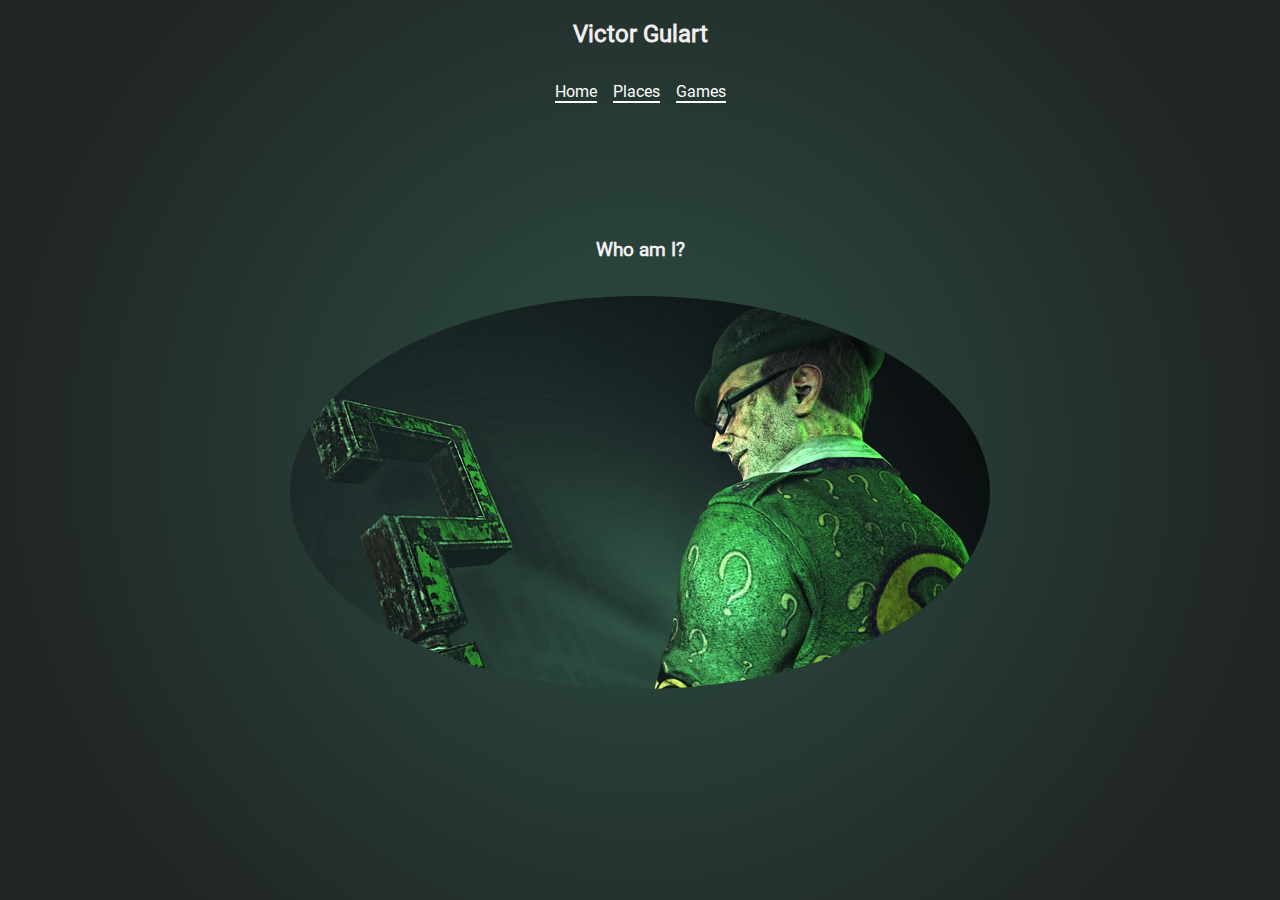
<file: index.html>
<!DOCTYPE html>
<html lang="en">
    <head>
        <meta charset="UTF-8">
        <meta http-equiv="X-UA-Compatible" content="IE=edge">
        <meta name="viewport" content="width=device-width, initial-scale=1.0">
        <title>ME</title>
        <link rel="stylesheet" href="./css/style.css">
    </head>
    <body>
        <header class="header-on-home">
            <h2>Victor Gulart</h2>
        </header>
        <nav class="top-nav nav-on-home">
            <ul>
                <a href="./index.html">
                    <li>Home</li>
                </a>
                <a href="./pages/places.html">
                    <li>Places</li>
                </a>
                <a href="./pages/games.html">
                    <li>Games</li>
                </a>
            </ul>
        </nav>
        <section class="main">
            <!-- <h3>A little about me!</h3> -->
            <!-- <p>Here you can see some of my favourite games and movies, also the places I would like to visit one day.</p> -->
            <h3>Who am I?</h3>
            <figure class="riddle">
                <img src="./images/theriddle.png" alt="The Riddle">
            </figure>
        </section>
    </body>
</html>
</file>
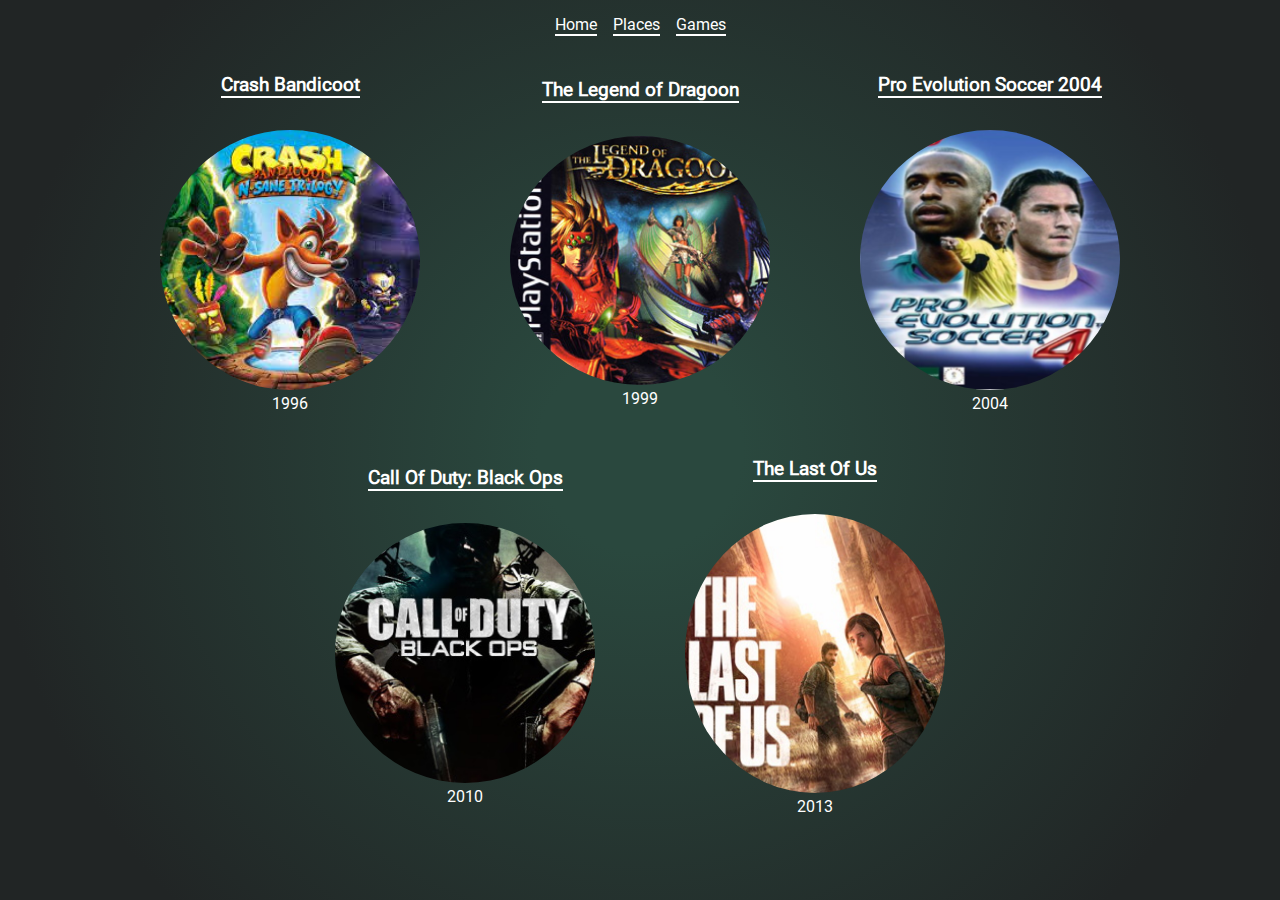
<file: pages/games.html>
<!DOCTYPE html>
<html lang="en">
    <head>
        <meta charset="UTF-8">
        <meta http-equiv="X-UA-Compatible" content="IE=edge">
        <meta name="viewport" content="width=device-width, initial-scale=1.0">
        <title>Favourite Games</title>
        <link rel="stylesheet" href="../css/style.css"/>
    </head>
    <body>
        <nav class="top-nav">
            <ul>
                <a href="../index.html">
                    <li>Home</li>
                </a>
                <a href="./places.html">
                    <li>Places</li>
                </a>
                <a href="./games.html">
                    <li>Games</li>
                </a>
            </ul>
        </nav>
        <section class="main flex-row flex-wrap">
            <!-- Crash Bandicoot -->
            <article class="cat-content">
                <header class="content-header">
                    <h3>
                        <a href="https://en.wikipedia.org/wiki/Crash_Bandicoot">
                            Crash Bandicoot
                        </a>
                    </h3>
                </header>
                <figure class="img-container">
                        <a href="https://en.wikipedia.org/wiki/Crash_Bandicoot">
                    <img class="game-img" src="../images/crash_bandicoot.jpg" alt="Crash Bandicoot"">
                    <figcaption>1996
                    </figcaption>
                        </a>
                </figure>
                
            </article>
            <article class="cat-content">
                <header class="content-header">
                    <h3>
                        <a href="https://en.wikipedia.org/wiki/The_Legend_of_Dragoon">
                            The Legend of Dragoon
                        </a>
                    </h3>
                </header>
                <figure class="img-container">
                        <a href="https://en.wikipedia.org/wiki/The_Legend_of_Dragoon">
                    <img class="game-img" src="../images/Legend_of_Dragoon.jpg" alt="The Legend of Dragoon">
                    <figcaption>1999                    </figcaption>
                        </a>
                </figure>

            </article>
            <article class="cat-content">
                <header class="content-header">
                    <h3>
                        <a href="https://en.wikipedia.org/wiki/Pro_Evolution_Soccer_4">
                            Pro Evolution Soccer 2004
                        </a>
                    </h3>
                </header>
                <figure class="img-container">
                        <a href="https://en.wikipedia.org/wiki/Pro_Evolution_Soccer_4">
                    <img class="game-img" src="../images/pes_2004.png" alt="PES: 2004">
                    <figcaption>
                        2004
                    </figcaption>
                        </a>
                </figure>

            </article>
            <article class="cat-content">
                <header class="content-header">
                    <h3>
                        <a href="https://www.callofduty.com/uk/en/blackops">
                            Call Of Duty: Black Ops
                        </a>
                    </h3>
                </header>
                <figure class="img-container">
                        <a href="https://www.callofduty.com/uk/en/blackops">
                    <img class="game-img" src="../images/cod_black_ops.jpg" alt="Call of Duty: Black Ops">
                    <figcaption>2010
                    </figcaption>
                        </a>
                </figure>

            </article>
            <article class="cat-content">
                <header class="content-header">
                    <h3>
                        <a href="https://en.wikipedia.org/wiki/The_Last_of_Us">
                            The Last Of Us
                        </a>
                    </h3>
                </header>
                <figure class="img-container">
                        <a href="https://en.wikipedia.org/wiki/The_Last_of_Us">
                    <img class="game-img" src="../images/The_Last_of_Us.jpg" alt="The Last of Us">
                    <figcaption>2013
                    </figcaption>
                        </a>
                </figure>
            </article>
        </section>
    </body>
</html>
</file>
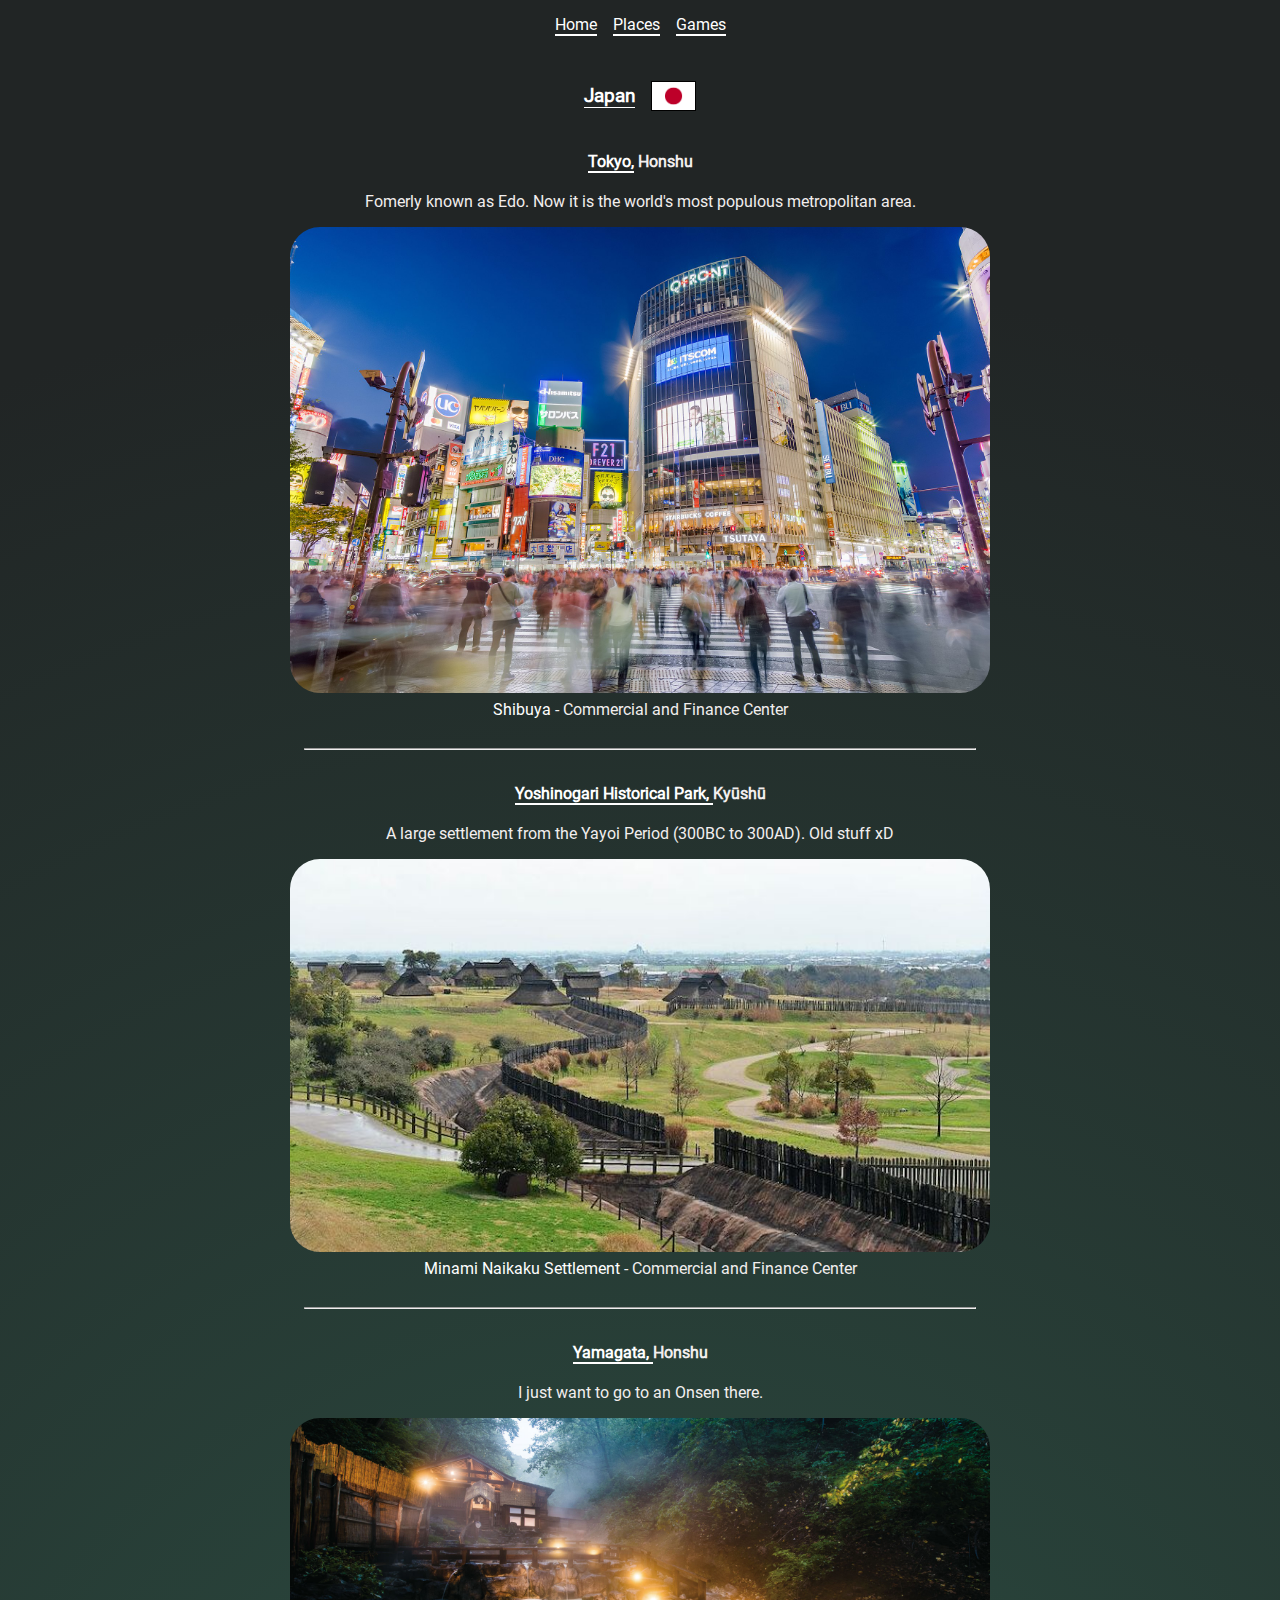
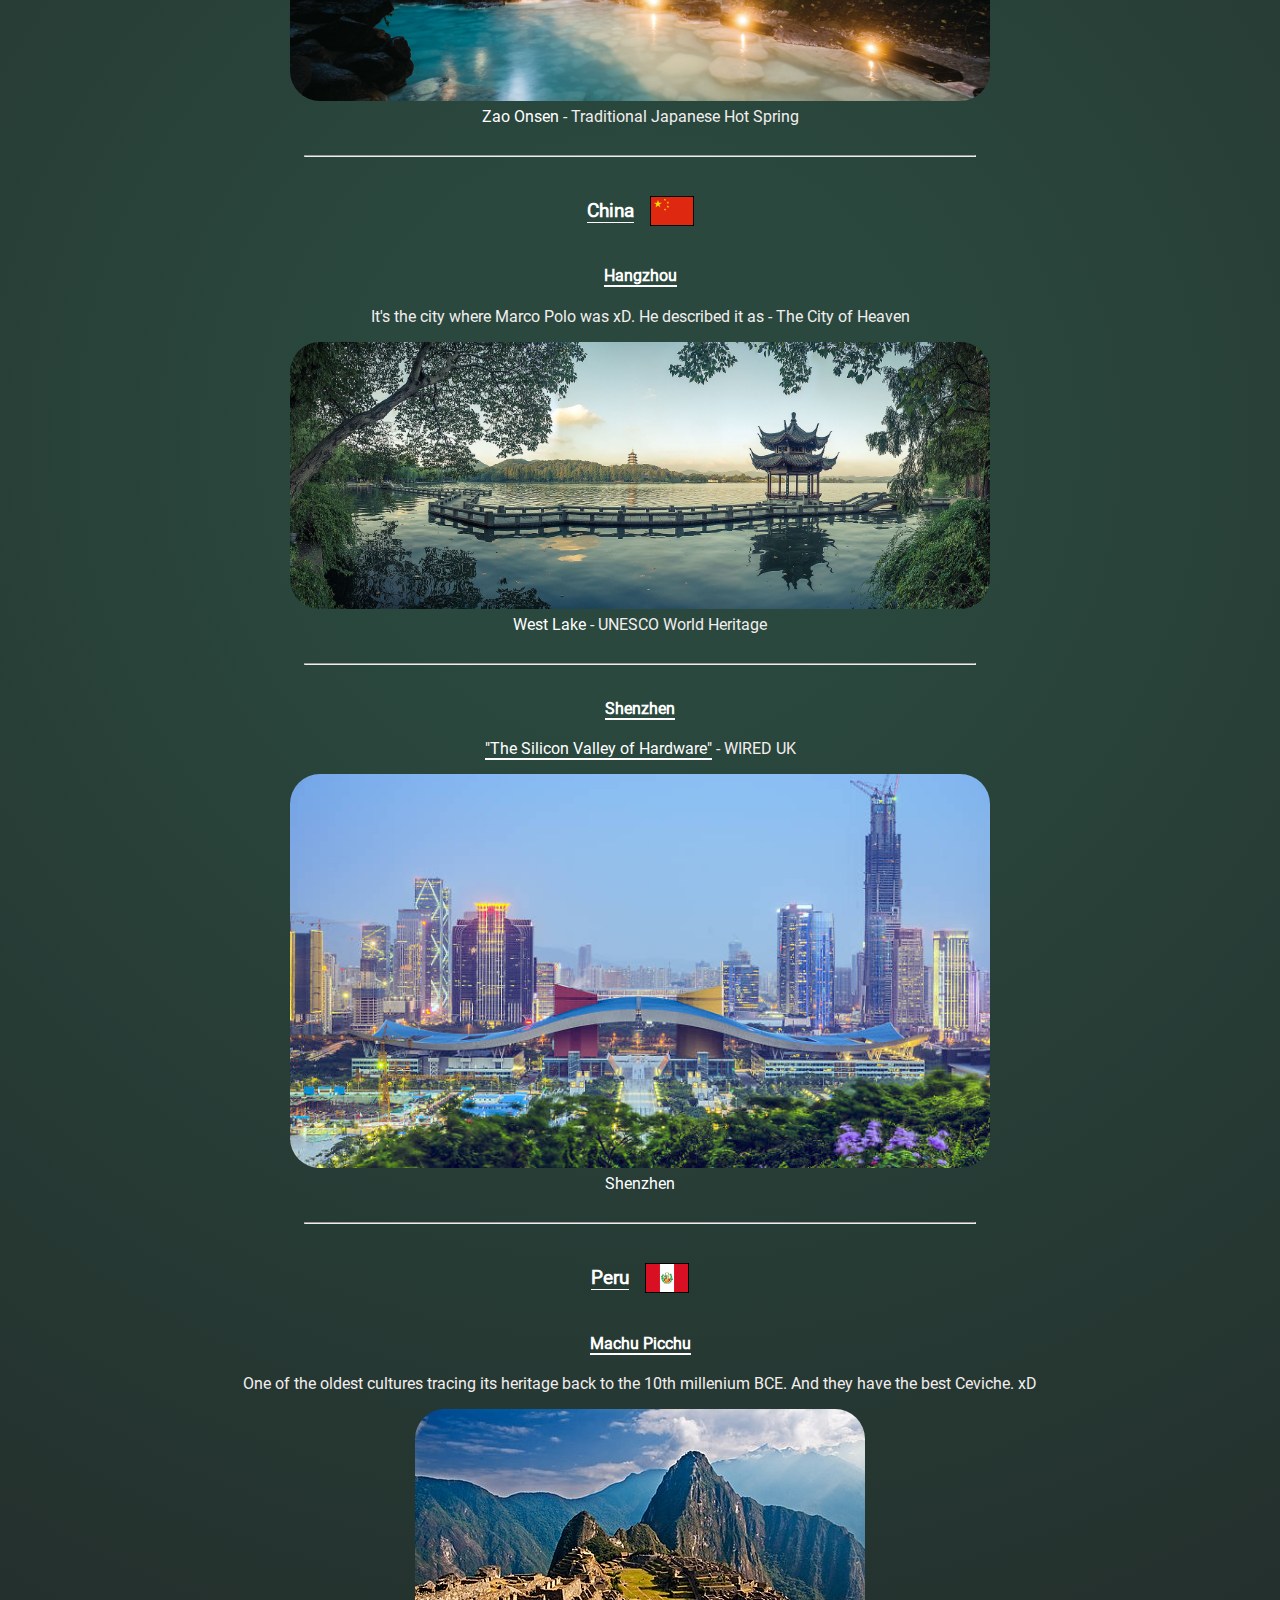
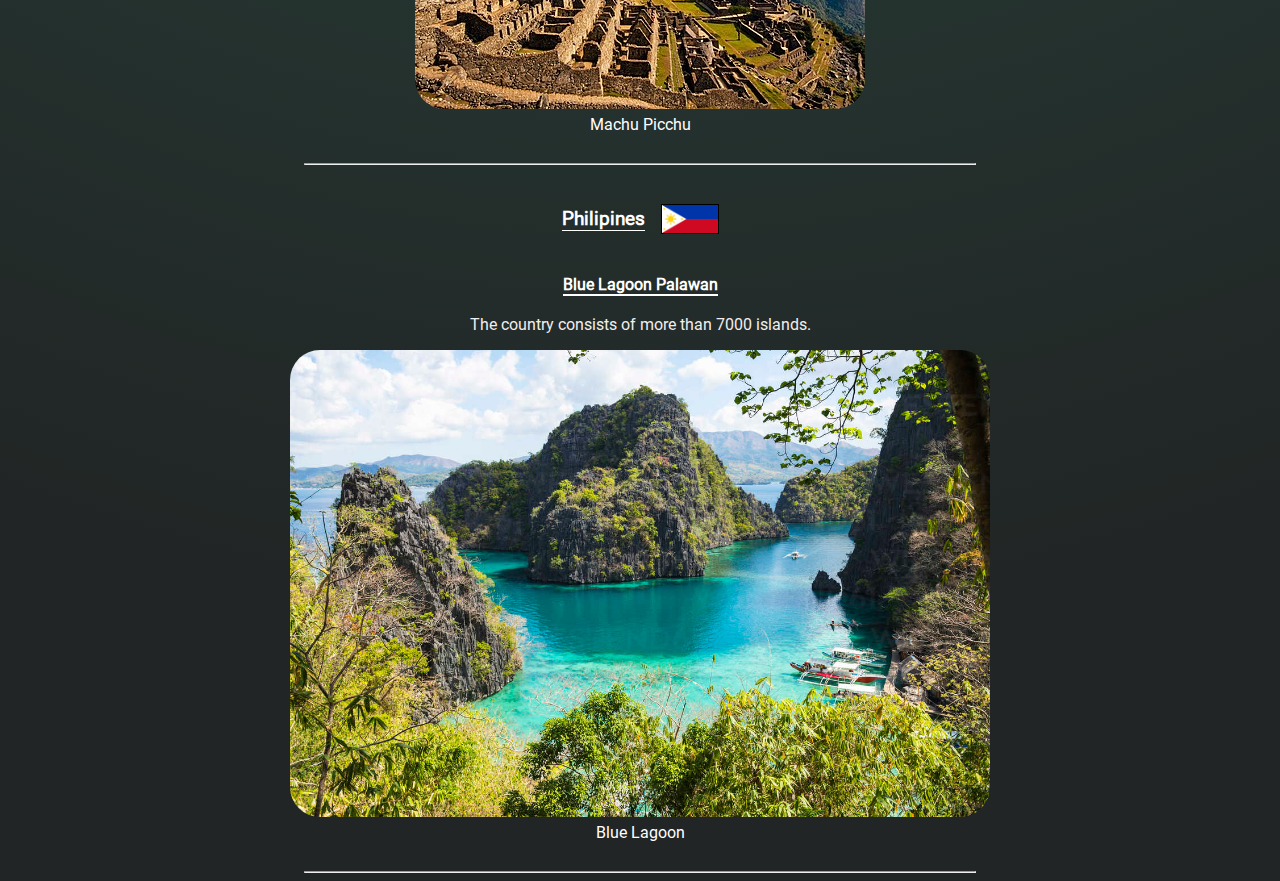
<file: pages/places.html>
<!DOCTYPE html>
<html lang="en">
    <head>
        <meta charset="UTF-8">
        <meta http-equiv="X-UA-Compatible" content="IE=edge">
        <meta name="viewport" content="width=device-width, initial-scale=1.0">
        <title>Places to Go</title>
        <link rel="stylesheet" href="../css/style.css">
    </head>
    <body>
        <nav class="top-nav">
            <ul>
                <a href="../index.html">
                    <li>Home</li>
                </a>
                <a href="./places.html">
                    <li>Places</li>
                </a>
                <a href="./games.html">
                    <li>Games</li>
                </a>
            </ul>
        </nav>
        <section class="main">
            <!-- Japan -->
            <article class="cat">
                <header class="cat-header">
                    <h3>
                        <a href="https://en.wikipedia.org/wiki/Japan">
                            Japan
                        </a>
                    </h3>
                    <!-- Country Flag -->
                    <img style="width: auto; height: 30px; border: 1px solid black;" src="../images/japan_flag.png" alt="Japan Flag">
                </header>
                <div class="cat-content">
                    <header class="content-header">
                        <h4>
                            <a href="https://en.wikipedia.org/wiki/Tokyo">Tokyo,</a>
                            Honshu
                        </h4>
                        <span>Fomerly known as Edo. Now it is the world's most populous metropolitan area.</span>
                    </header>
                    <figure class="img-container">
                        <img src="../images/shibuya.jpg" alt="Shibuya City">
                        <figcaption>
                            <a href="https://en.wikipedia.org/wiki/Shibuya">
                                Shibuya
                            </a>
                            - Commercial and Finance Center
                        </figcaption>
                    </figure>
                </div>
                <hr>
                <!-- Break Line -->
                <div class="cat-content">
                    <!-- Small description -->
                    <header class="content-header">
                        <h4>
                            <a href="https://en.wikipedia.org/wiki/Yoshinogari_site">
                                Yoshinogari Historical Park,
                            </a>
                            Kyūshū
                        </h4>
                        <span>A large settlement from the Yayoi Period (300BC to 300AD). Old stuff xD</span>
                    </header>
                    <figure class="img-container">
                        <img src="../images/yoshinogari_site.jpg" alt="Yoshinogari Historical Park">
                        <figcaption>
                            <a href="https://www.japan-guide.com/e/e8325.html">
                                Minami Naikaku Settlement
                            </a>
                            - Commercial and Finance Center
                        </figcaption>
                    </figure>
                </div>
                <hr>
                <!-- Break Line -->
                <div class="cat-content">
                    <!-- Small description -->
                    <header class="content-header">
                        <h4>
                            <a href="https://en.wikipedia.org/wiki/Yamagata_Prefecture">
                                Yamagata,
                            </a>
                            Honshu
                        </h4>
                        <span>I just want to go to an Onsen there.</span>
                    </header>
                    <figure class="img-container">
                        <img src="../images/zao_onsen.jpg" alt="Zao Onsen - Traditional">
                        <figcaption>
                            <a href="https://www.zao-spa.or.jp/english/about/">
                                Zao Onsen
                            </a>
                            - Traditional Japanese Hot Spring
                        </figcaption>
                    </figure>
                </div>
                <hr>
                <!-- Break Line -->
            </article>
            <!-- China -->
            <article class="cat">
                <header class="cat-header">
                    <h3>
                        <a href="https://en.wikipedia.org/wiki/Japan">
                            China
                        </a>
                    </h3>
                    <!-- Country Flag -->
                    <img style="width: auto; height: 30px; border: 1px solid black;" src="../images/china.png" alt="China Flag">
                </header>
                <div class="cat-content">
                    <!-- Small description -->
                    <header class="content-header">
                        <h4>
                            <a href="https://en.wikipedia.org/wiki/Hangzhou">
                                Hangzhou
                            </a>
                        </h4>
                        <span>It's the city where Marco Polo was xD. He described it as - The City of Heaven</span>
                    </header>
                    <figure class="img-container">
                        <img src="../images/Hangzhou_west_lake.jpg" alt="Hangzhou - The City of Heavens">
                        <figcaption>
                            <a href="https://en.wikipedia.org/wiki/West_Lake">
                                West Lake
                            </a>
                            - UNESCO World Heritage
                        </figcaption>
                    </figure>
                </div>
                <hr>
                <!-- Break Line -->
                <div class="cat-content">
                    <!-- Small description -->
                    <header class="content-header">
                        <h4>
                            <a href="https://en.wikipedia.org/wiki/Shenzhen">
                                Shenzhen
                            </a>
                        </h4>
                        <span>
                            <a href="https://www.youtube.com/watch?v=SGJ5cZnoodY">"The Silicon Valley of Hardware"</a>
                            - WIRED UK
                        </span>
                    </header>
                    <figure class="img-container">
                        <img src="../images/shenzhen.jpg" alt="Shenzhen City">
                        <figcaption>
                            <a href="https://en.wikipedia.org/wiki/Shenzhen">
                                Shenzhen
                            </a>
                        </figcaption>
                    </figure>
                </div>
                <!-- Break Line -->
                <hr>
            </article>
            <!-- Peru -->
            <article class="cat">
                <header class="cat-header">
                    <h3>
                        <a href="https://en.wikipedia.org/wiki/Peru">
                            Peru
                        </a>
                    </h3>
                    <!-- Country Flag -->
                    <img style="width: auto; height: 30px; border: 1px solid black;" src="../images/peru_flag.png" alt="Peru Flag">
                </header>
                <div class="cat-content">
                    <!-- Small description -->
                    <header class="content-header">
                        <h4>
                            <a href="https://en.wikipedia.org/wiki/Machu_Picchu">
                                Machu Picchu
                            </a>
                        </h4>
                        <span>
                            One of the oldest cultures tracing its heritage back to the 10th millenium BCE.
                            And they have the best Ceviche. xD
                        </span>
                    </header>
                    <figure class="img-container">
                        <img src="../images/Machu_Picchu,_Peru.jpg" alt="Machu Picchu">
                        <figcaption>
                            <a href="https://en.wikipedia.org/wiki/Machu_Picchu">
                                Machu Picchu
                            </a>
                        </figcaption>
                    </figure>
                </div>
                <hr>
            </article>
            <!-- Break Line -->
            <!-- Philipines -->
            <article class="cat">
                <header class="cat-header">
                    <h3>
                        <a href="https://en.wikipedia.org/wiki/Philippines">
                            Philipines
                        </a>
                    </h3>
                    <!-- Country Flag -->
                    <img style="width: auto; height: 30px; border: 1px solid black;" src="../images/philipines_flag.png" alt="Philippines Flag">
                </header>
                <div class="cat-content">
                    <!-- Small description -->
                    <header class="content-header">
                        <h4>
                            <a href="https://en.wikipedia.org/wiki/Palawan">
                                Blue Lagoon Palawan
                            </a>
                        </h4>
                        <span>
                            The country consists of more than 7000 islands.
                        </span>
                    </header>
                    <figure class="img-container">
                        <img src="../images/blue_lagoon.jpg" alt="Blue Lagoon">
                        <figcaption>
                            <a href="https://www.tripadvisor.co.uk/Attraction_Review-g294256-d3842169-Reviews-Big_Lagoon-El_Nido_Palawan_Island_Palawan_Province_Mimaropa.html">
                                Blue Lagoon
                            </a>
                        </figcaption>
                    </figure>
                </div>
                <hr>
            </article>
            <!-- Break Line -->
        </section>
    </body>
</html>
</file>
<file: css/style.css>
@font-face {
    font-family: "Roboto";
    src: url("../fonts/Roboto/Roboto-Regular.ttf");
}

* {
    box-sizing: border-box;
    font-family: "Roboto", Verdana, Geneva, Tahoma, sans-serif;
}

body {
    color: rgb(242, 238, 238);
    padding: 0;
    margin: 0;
    min-width: 100%;
    min-height: 100vh;
    background: rgb(42, 72, 62);
    background: radial-gradient(circle, rgba(42, 72, 62, 1) 13%, rgba(33, 37, 37, 1) 83%);
}

/* Line */
hr {
    width: 90%;
}


/* Header default */
header {
    display: flex;
    justify-content: center;
    align-items: center;
    width: 100%;
}

.header-on-home {
    margin-top: 30%;
}

/* Nav bar */
nav {
    display: flex;
    align-items: center;
    justify-content: center;
}

.top-nav ul {
    margin: 0;
    padding: 0;
    height: 50px;
    display: flex;
    column-gap: 1rem;
    justify-content: center;
    align-items: center;
}

.top-nav ul li {
    list-style-type: none;
}

a {
    color: white;
    text-decoration: none;
}

.nav-on-home {
    margin-bottom: 15%;
}

/* MAIN CONTENT */
.main {
    margin: auto;
    display: flex;
    justify-content: center;
    align-items: center;
    flex-direction: column;
    height: 100%;
}

/* HOME PAGE */

.riddle {
    max-width: 100%;
}

.riddle img {
    max-width: 100%;
    border-radius: 50%;
}


/* Other pages */
.cat {
    margin-top: 1rem;
    display: flex;
    flex-direction: column;
    width: 100%;
}

.cat-header {
    justify-content: flex-start;
    column-gap: 1rem;
    padding: 0 1.6rem;
}

.cat-content {
    padding: 0.3rem;
}

.content-header {
    flex-direction: column;
    padding: 0 2rem;
}

.content-header span {
    text-align: center;
}

.img-container {
    display: flex;
    flex-direction: column;
    justify-content: center;
    align-items: center;
    row-gap: 0.4rem;
}

.img-container img {
    max-width: 500px;
    border-radius: 30px;
    transition: all 0.4s ease-out;
}

.img-container figcaption {
    text-align: center;
}

.img-container .game-img{
    width: 260px;
    border-radius: 50%;
}

.cat-header a{
    border-bottom: 1px solid white;
}

.content-header a{
    border-bottom: 2px solid white;
}

/* Animations and interactions */
nav a{
    border-bottom: 2px solid white;
}

nav a:hover {
    border-bottom: 2px solid greenyellow;

}

.content-header a:hover{
    color:rgb(129, 223, 191);
}

a:active {
    color: rgb(121, 246, 116);
}

.cat-header a:hover{
    border-bottom: 2px solid greenyellow;
}

/* .img-container img:hover {
    width: calc(100% + 10%);
    border-radius: 30px;
} */

.game-img:hover{
    width: 270px; 
    border-radius: 30px;
}


/* Media Queries */
@media only screen and (min-width: 660px) {
    hr {
        width: 75%;
    }

    .header-on-home {
        margin-top: 0%;
    }

    .nav-on-home {
        margin-bottom: 8%;
    }

    .cat {
        max-width: 70%;
    }

    .cat-header {
        justify-content: center;
    }

    .img-container img {
        max-width: 700px;
    }
}


.flex-row {
    flex-direction: row;
}

.flex-wrap {
    flex-wrap: wrap;
}

.rounded {
    border-radius: 50%;
}
</file>
